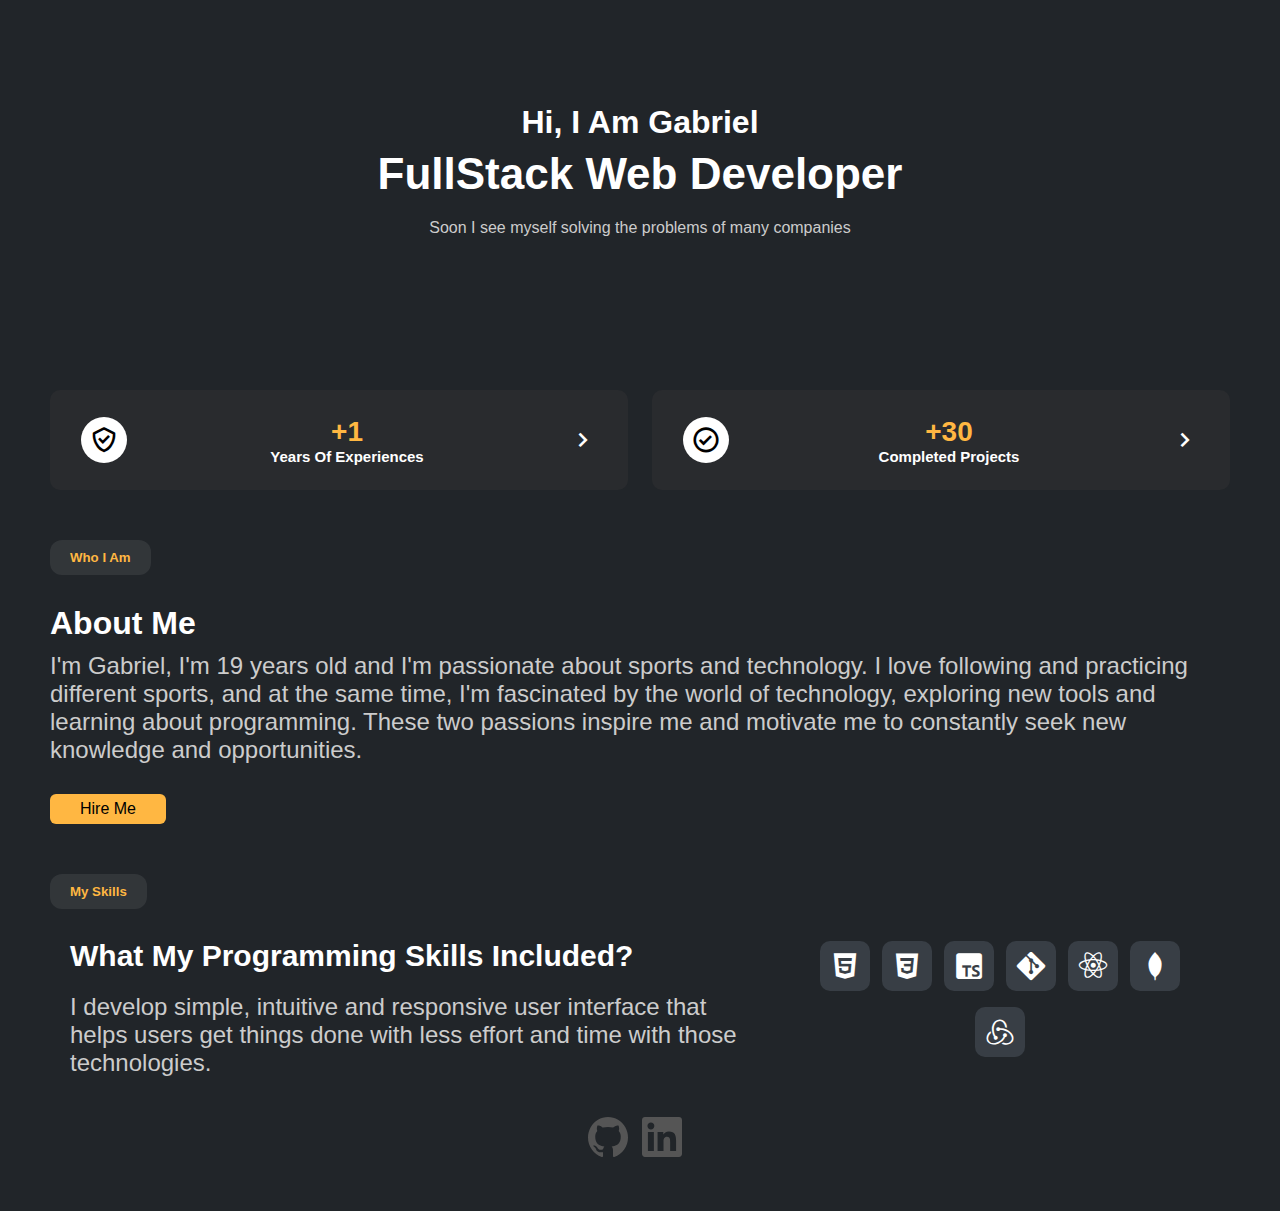
<file: index.html>
<!DOCTYPE html>
<html lang="en">

<head>
    <meta charset="UTF-8">
    <meta name="viewport" content="width=device-width, initial-scale=1.0">
    <link href='https://unpkg.com/boxicons@2.1.4/css/boxicons.min.css' rel='stylesheet'>
    <link rel="stylesheet" href="style.css">
    <title>Gabriel Macedo</title>
</head>

<body>
    <div class="main">
        <h4>Hi, I Am Gabriel</h4>
        <p class="title">FullStack Web Developer</p>
        <p class="subtitle">Soon I see myself solving the problems of many companies</p>
    </div>

    <div class="guarantee">
        <div class="item">
            <div class="icon">
                <i class='bx bx-check-shield'></i>
            </div>
            <div class="info">
                <h3>+1</h3>
                <p>Years Of Experiences</p>
            </div>
            <i class='bx bx-chevron-right'></i>
        </div>
        <div class="item">
            <div class="icon">
                <i class='bx bx-check-circle'></i>
            </div>
            <div class="info">
                <h3>+30</h3>
                <p>Completed Projects</p>
            </div>
            <i class='bx bx-chevron-right'></i>
        </div>
    </div>

    <h5 class="seprator">Who I Am</h5>

    <div class="about">
        <div class="info">
            <h3>About Me</h3>
            <p>I'm Gabriel, I'm 19 years old and I'm passionate about sports and technology. 
                I love following and practicing different sports, and at the same time, 
                I'm fascinated by the world of technology, exploring new tools and learning about programming. 
                These two passions inspire me and 
                motivate me to constantly seek new knowledge and opportunities.
            </p>
            <button class="hire-btn">Hire Me</button>
        </div>
    </div>

    <h5 class="seprator">My Skills</h5>

    <div class="skills">
        <div class="left">
            <div class="info">
                <h3>What My Programming Skills Included?</h3>
                <p>
                    I develop simple, intuitive and responsive user interface that helps users get things done with less
                    effort and time with those technologies.
                </p>
            </div>
        </div>

        <div class="right">
            <div class="item">
                <i class='bx bxl-html5'></i>
            </div>
            <div class="item">
                <i class='bx bxl-css3'></i>
            </div>
            <div class="item">
                <i class='bx bxl-typescript'></i>
            </div>
            <div class="item">
                <i class='bx bxl-git'></i>
            </div>
            <div class="item">
                <i class='bx bxl-react'></i>
            </div>
             <div class="item">
                <i class='bx bxl-mongodb'></i>
            </div>
             <div class="item">
                <i class='bx bxl-redux'></i>
            </div>
            </div>
        </div>
    </div>

    <div class="contact">
        <ul>
            <a target="_blank" href="https://github.com/gabriel-m-gomes"><img class="logo" src="/assets/github-svgrepo-com.svg"/></a>
            <a target="_blank" href="https://www.linkedin.com/in/gabriel-macedo-gomes/"><img class="logo" src="/assets//linkedin-svgrepo-com.svg"></a>
        </ul>
    </div>

</body>

</html>
</file>
<file: style.css>
*{
    margin: 0;
    padding: 0;
    box-sizing: border-box;
    font-family: 'Poppins', sans-serif;
}

body{
    height: 100vh;
    background: #212529;
}

.hire-btn{
    background: #ffb742;
    padding: 6px 30px;
    border: none;
    font-size: 16px;
    cursor: pointer;
    border-radius: 6px;
    transition: background-color 0.3s ease;
}

.hire-btn:hover{
    background: #fb8c00;
}

.main{
    height: 340px;
    display: flex;
    flex-direction: column;
    align-items: center;
    justify-content: center;
}

.main h4{
    font-size: 32px;
    color: #fff;
    font-weight: 600;
}

.main h4 span{
    color: #ffb742;
    text-decoration: underline;
}

.main p.title{
    font-size: 44px;
    font-weight: 600;
    color: #fff;
    margin-top: 8px;
}

.main p.subtitle{
    font-size: 16px;
    color: #ccc;
    margin-top: 20px;
}

.main img{
    width: 200px;
    height: 200px;
    margin-top: 100px;
}

.guarantee{
    margin-top: 50px;
    padding: 0 50px;
    display: flex;
    flex-wrap: nowrap;
    gap: 24px;
}

.guarantee .item{
    background: #292b2e;
    display: flex;
    justify-content: space-between;
    align-items: center;
    height: 100px;
    width: 100%;
    border-radius: 10px;
    padding: 0 30px;
    border: 1px solid transparent;
    cursor: pointer;
    transition: all 0.3s ease;
}

.guarantee .item:hover{
    border-color: #ffb742;
}

.guarantee .item .icon{
    width: 46px;
    height: 46px;
    background: #fff;
    border-radius: 50%;
    display: flex;
    align-items: center;
    justify-content: center;
    transition: background-color 0.3s ease;
}

.guarantee .item:hover .icon{
    background-color: #ffb742;
}

.guarantee .item .icon i{
    font-size: 30px;
}

.guarantee .item .info{
    display: flex;
    flex-direction: column;
    align-items: center;
}

.guarantee .item .info h3{
    color: #ffb742;
    font-size: 28px;
}

.guarantee .item .info p{
    color: #fff;
    font-size: 15px;
    font-weight: 600;
}

.guarantee .item > i{
    color: #fff;
    font-size: 30px;
    transition: color 0.3s ease;
}

.guarantee .item:hover > i{
    color: #ffb742;
}

.seprator{
    margin: 50px 50px 30px;
    padding: 10px 20px;
    background: rgba(255, 255, 255, 0.08);
    display: inline-block;
    color: #ffb742;
    border-radius: 12px;
}

.about{
    display: flex;
    justify-content: space-between;
    align-items: center;
    gap: 80px;
    padding: 0 50px;
}

.about img{
    width: 280px;
}

.about .info h3{
    color: #fff;
    font-size: 32px;
    font-weight: 600;
    margin-bottom: 10px;
}

.about .info p{
    color: #ccc;
    font-size: 24px;
}

.about .info button{
    margin-top: 30px;
}

.skills{
    display: flex;
    justify-content: space-around;
    padding: 0 50px;
}

.skills .left{
    width: 680px;
}

.skills .left .info h3{
    color: #fff;
    font-size: 30px;
    margin-bottom: 20px;
}

.skills .left .info p{
    color: #ccc;
    font-size: 24px;
}

.skills .left button{
    margin-top: 30px;
}

.skills .right{
    width: 420px;
    height: 120px;
    display: flex;
    align-items: center;
    justify-content: center;
    flex-wrap: wrap;
    gap: 12px;
}

.skills .right .item{
    display: flex;
    align-items: center;
    justify-content: center;
    background: #383e45;
    width: 50px;
    height: 50px;
    border-radius: 10px;
}

.skills .right .item i{
    font-size: 34px;
    color: #fff;
}

.contact {
    display: flex;
    justify-content: center;
    margin-top: 40px; 
    margin-bottom: 50px; 
    padding-bottom: 50px; 
}


.logo {
    width: 40px;
    height: 40px;
    margin-right: 10px; 
}


@media screen and (max-width: 1100px) {
    .guarantee{
        flex-wrap: wrap;
        gap: 10px;
    }

    .guarantee .item{
        flex-basis: 49%;
    }

    .skills{
        justify-content: space-between;
        gap: 20px;
    }

    .skills .left{
        width: 500px;
    }

    .skills .left .info h3{
        font-size: 22px;
    }

    .skills .left .info p{
        font-size: 12px;
    }

}

@media screen and (max-width: 780px) {
    
    .navbar button{
        display: none;
    }

    .main h4{
        font-size: 24px;
    }

    .main p.title{
        font-size: 36px;
    }

    .main p.subtitle{
        font-size: 14px;
    }

    .guarantee .item{
        flex-basis: 100%;
    }

    .about{
        flex-wrap: wrap;
        justify-content: center;
    }

}

@media screen and (max-width: 650px) {
    
    .navbar{
        justify-content: center;
    }

    .navbar h2{
        display: none;
    }

    .navbar ul li a{
        font-size: 14px;
    }

    .main{
        margin-top: 50px;
        height: 320px;
        justify-content: start;
    }

    .main h4{
        font-size: 20px;
    }

    .main p.title{
        font-size: 28px;
    }

    .main p.subtitle{
        font-size: 12px;
    }

    .main img{
        margin-top: 40px;
        width: 150px;
        height: 150px;
    }

    .skills{
        flex-wrap: wrap;
        justify-content: center;
    }

    .skills .right{
        justify-content: space-between;
    }

    .skills .left .info h3{
        font-size: 20px;
    }
}

@media screen and (max-width: 480px) {
    
    .main p.title{
        font-size: 18px;
    }

    .main p.subtitle{
        font-size: 10px;
    }

    .guarantee .item .info h3{
        font-size: 20px;
    }

    .guarantee .item .info p{
        font-size: 12px;
    }

}
</file>
